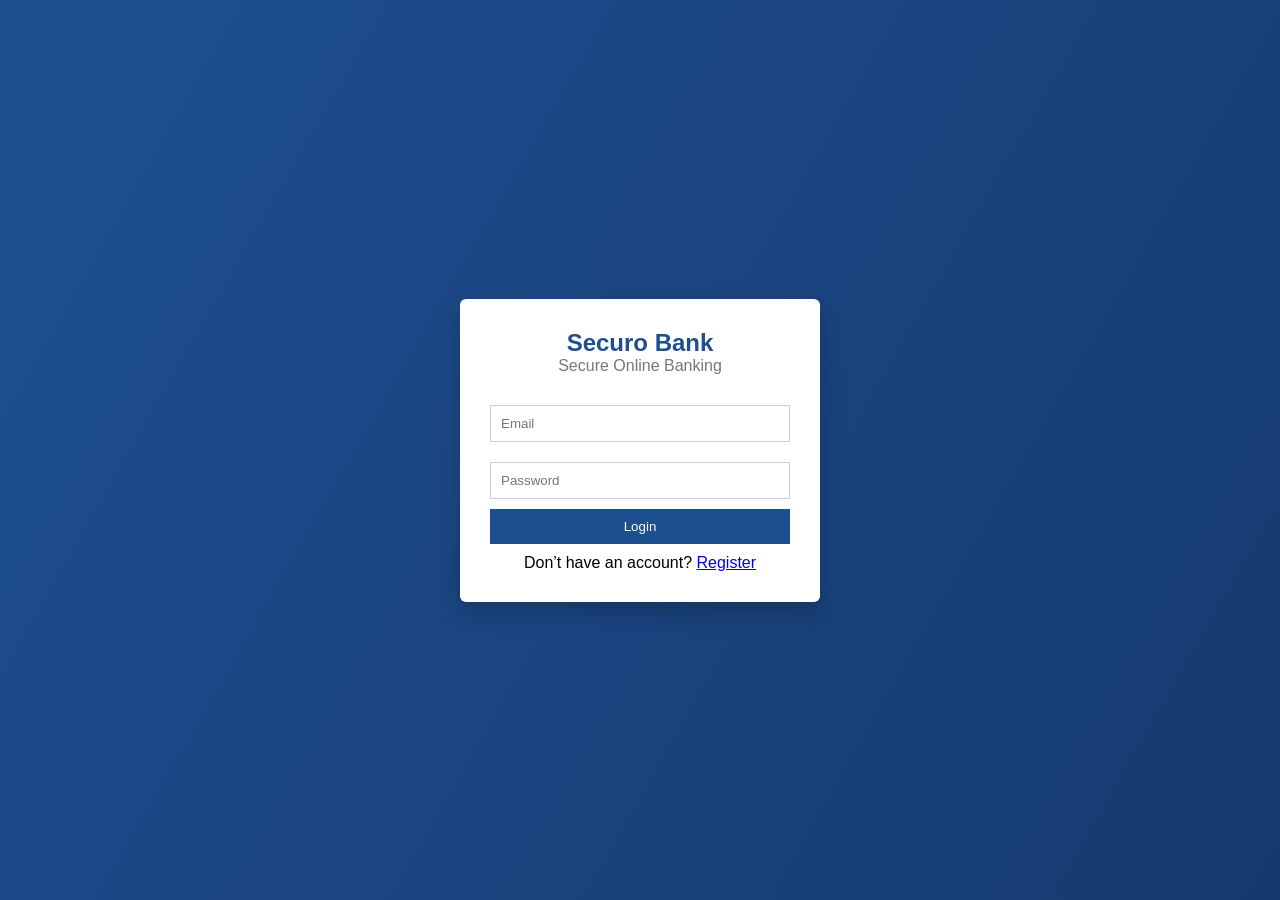
<file: index.html>
<!DOCTYPE html>
<html lang="en">
<head>
  <meta charset="UTF-8">
  <title>Securo Bank | Login</title>
  <link rel="stylesheet" href="css/style.css">
</head>
<body class="auth-body">

  <div class="auth-card">
    <h2>Securo Bank</h2>
    <p class="subtitle">Secure Online Banking</p>

    <input type="email" id="loginEmail" placeholder="Email">
    <input type="password" id="loginPassword" placeholder="Password">

    <button onclick="login()">Login</button>

    <p class="link">
      Don’t have an account? <a href="register.html">Register</a>
    </p>
  </div>

  <script src="js/auth.js"></script>
</body>
</html>
</file>
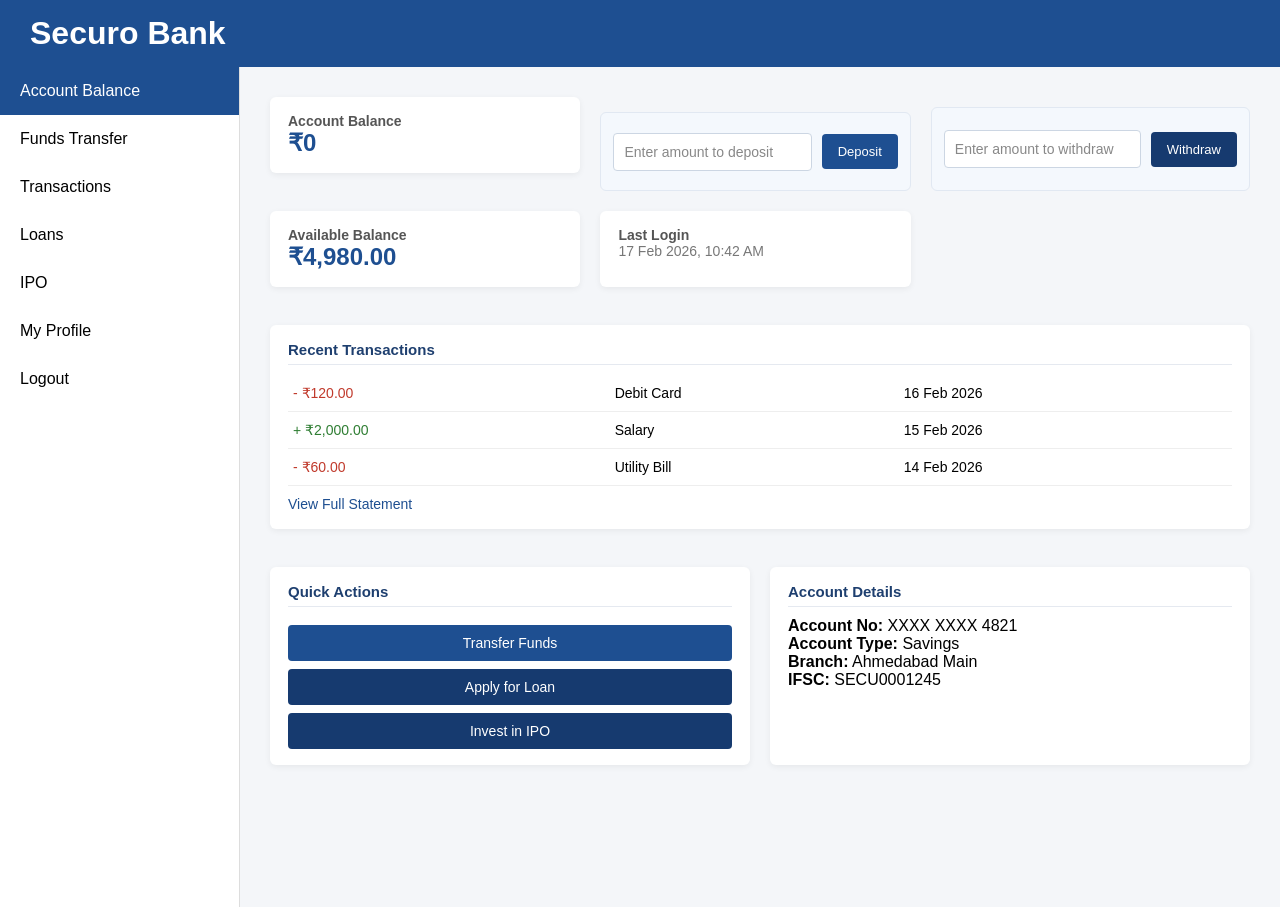
<file: dashboard.html>
<!DOCTYPE html>
<html lang="en">
<head>
  <meta charset="UTF-8">
  <title>Dashboard | Securo Bank</title>
  <link rel="stylesheet" href="css/style.css">
</head>
<body>

<header class="top-bar">
  <h1>Securo Bank</h1>
</header>

<div class="container">

  <!-- SIDEBAR -->
  <aside class="sidebar">
    <ul>
      <li class="active">Account Balance</li>
      <li onclick="location.href='transfer.html'">Funds Transfer</li>
      <li onclick="location.href='transactions.html'">Transactions</li>
      <li onclick="location.href='loans.html'">Loans</li>
      <li onclick="location.href='ipo.html'">IPO</li>
      <li onclick="location.href='profile.html'">My Profile</li>
      <li onclick="logout()">Logout</li>
    </ul>
  </aside>

  <!-- MAIN CONTENT -->
  <main class="main-content center-dashboard">

    <!-- TOP STATS -->
    <div class="stats-row">

      <div class="card stat-card">
        <h4>Account Balance</h4>
        <p class="stat-value" id=balance>₹0</p>
      </div>
      
      <div class="deposit-box">
        <input type="number" id="addAmount" placeholder="Enter amount to deposit">
        <button onclick="addFunds(Number(document.getElementById('addAmount').value))">
    Deposit
        </button>
      </div>

      <div class="withdraw-box">
        <input type="number" id="removeAmount" placeholder="Enter amount to withdraw">
        <button onclick="removeFunds(Number(document.getElementById('removeAmount').value))">
    Withdraw
        </button>
      </div>

      <div class="card stat-card">
        <h4>Available Balance</h4>
        <p class="stat-value">₹4,980.00</p>
      </div>

      <div class="card stat-card">
        <h4>Last Login</h4>
        <p class="stat-small">17 Feb 2026, 10:42 AM</p>
      </div>

    </div>

    <!-- RECENT TRANSACTIONS -->
    <div class="card full-width">
      <h3>Recent Transactions</h3>

      <table class="txn-table">
        <tr>
          <td class="debit">- ₹120.00</td>
          <td>Debit Card</td>
          <td>16 Feb 2026</td>
        </tr>
        <tr>
          <td class="credit">+ ₹2,000.00</td>
          <td>Salary</td>
          <td>15 Feb 2026</td>
        </tr>
        <tr>
          <td class="debit">- ₹60.00</td>
          <td>Utility Bill</td>
          <td>14 Feb 2026</td>
        </tr>
      </table>

      <a class="view-link" href="transactions.html">View Full Statement</a>
    </div>

    <!-- BOTTOM ROW -->
    <div class="bottom-row">

      <div class="card">
        <h3>Quick Actions</h3>
        <button class="action-btn" onclick="location.href='transfer.html'">Transfer Funds</button>
        <button class="action-btn secondary">Apply for Loan</button>
        <button class="action-btn secondary">Invest in IPO</button>
      </div>

      <div class="card">
        <h3>Account Details</h3>
        <p><strong>Account No:</strong> XXXX XXXX 4821</p>
        <p><strong>Account Type:</strong> Savings</p>
        <p><strong>Branch:</strong> Ahmedabad Main</p>
        <p><strong>IFSC:</strong> SECU0001245</p>
      </div>

    </div>

  </main>

</div>
<script src="js/bank.js"></script>
<script>
function logout() {
  alert("Logged out successfully");
  window.location.href = "index.html";
}
</script>

</body>
</html>
</file>
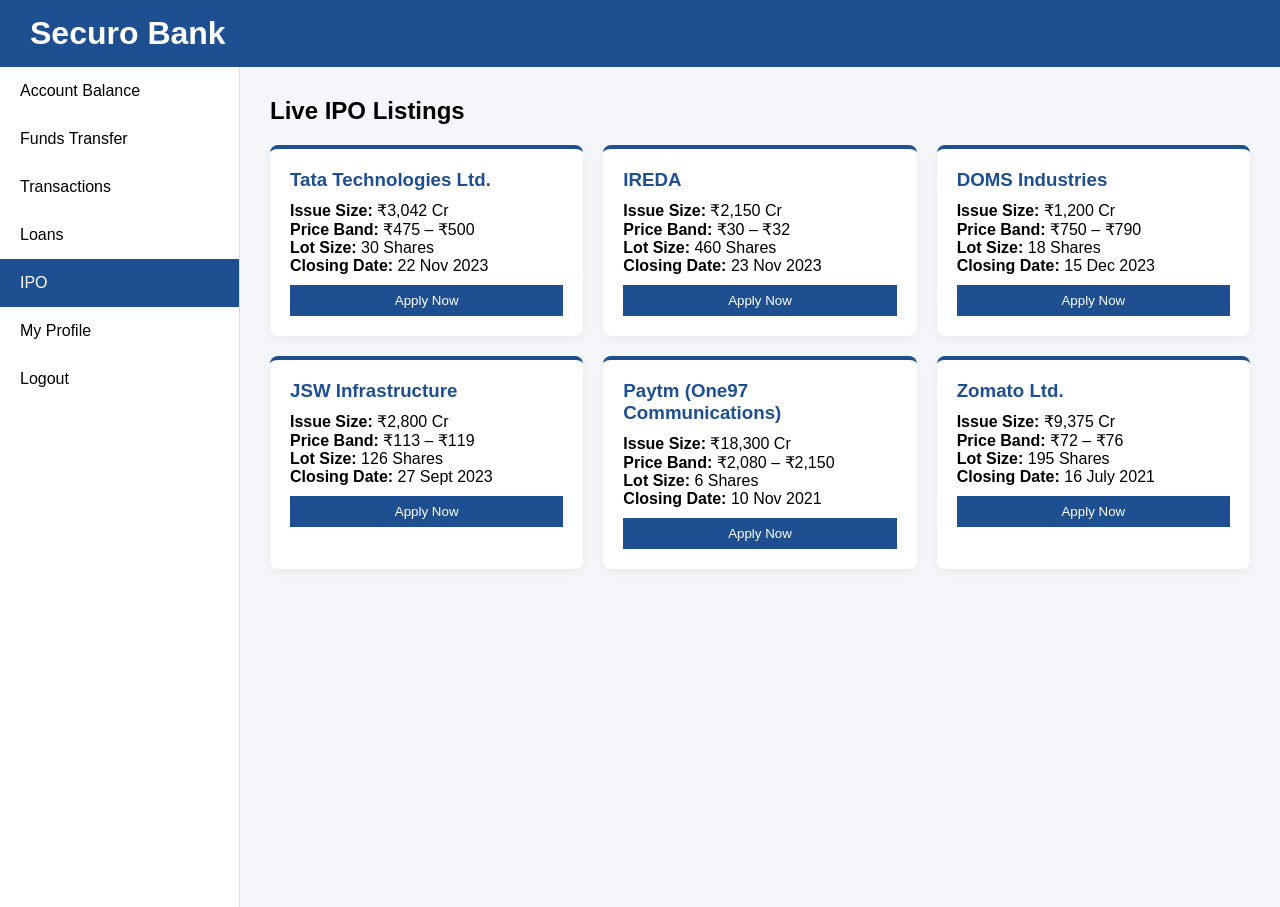
<file: ipo.html>
<!DOCTYPE html>
<html>
<head>
  <title>IPO Section</title>
  <link rel="stylesheet" href="css/style.css">
  <script defer src="js/ipo.js"></script>
</head>
<body>

<header class="top-bar">
  <h1>Securo Bank</h1>
</header>

<div class="container">

  <aside class="sidebar">
    <ul>
      <li onclick="location.href='dashboard.html'">Account Balance</li>
      <li onclick="location.href='transfer.html'">Funds Transfer</li>
      <li onclick="location.href='transactions.html'">Transactions</li>
      <li onclick="location.href='loans.html'">Loans</li>
      <li class="active">IPO</li>
      <li onclick="location.href='profile.html'">My Profile</li>
      <li onclick="logout()">Logout</li>
    </ul>
  </aside>

  <main class="main-content">
    <h2>Live IPO Listings</h2>

    <div class="ipo-grid">

      <!-- IPO CARD 1 -->
      <div class="ipo-card">
        <h3>Tata Technologies Ltd.</h3>
        <p><strong>Issue Size:</strong> ₹3,042 Cr</p>
        <p><strong>Price Band:</strong> ₹475 – ₹500</p>
        <p><strong>Lot Size:</strong> 30 Shares</p>
        <p><strong>Closing Date:</strong> 22 Nov 2023</p>
        <button onclick="applyIPO('Tata Technologies Ltd.')">
          Apply Now
        </button>
      </div>

      <!-- IPO CARD 2 -->
      <div class="ipo-card">
        <h3>IREDA</h3>
        <p><strong>Issue Size:</strong> ₹2,150 Cr</p>
        <p><strong>Price Band:</strong> ₹30 – ₹32</p>
        <p><strong>Lot Size:</strong> 460 Shares</p>
        <p><strong>Closing Date:</strong> 23 Nov 2023</p>
        <button onclick="applyIPO('IREDA')">
          Apply Now
        </button>
      </div>

      <!-- IPO CARD 3 -->
      <div class="ipo-card">
        <h3>DOMS Industries</h3>
        <p><strong>Issue Size:</strong> ₹1,200 Cr</p>
        <p><strong>Price Band:</strong> ₹750 – ₹790</p>
        <p><strong>Lot Size:</strong> 18 Shares</p>
        <p><strong>Closing Date:</strong> 15 Dec 2023</p>
        <button onclick="applyIPO('DOMS Industries')">
          Apply Now
        </button>
      </div>

      <!-- IPO CARD 4 -->
      <div class="ipo-card">
        <h3>JSW Infrastructure</h3>
        <p><strong>Issue Size:</strong> ₹2,800 Cr</p>
        <p><strong>Price Band:</strong> ₹113 – ₹119</p>
        <p><strong>Lot Size:</strong> 126 Shares</p>
        <p><strong>Closing Date:</strong> 27 Sept 2023</p>
        <button onclick="applyIPO('JSW Infrastructure')">
          Apply Now
        </button>
      </div>

      <!-- IPO CARD 5 -->
      <div class="ipo-card">
        <h3>Paytm (One97 Communications)</h3>
        <p><strong>Issue Size:</strong> ₹18,300 Cr</p>
        <p><strong>Price Band:</strong> ₹2,080 – ₹2,150</p>
        <p><strong>Lot Size:</strong> 6 Shares</p>
        <p><strong>Closing Date:</strong> 10 Nov 2021</p>
        <button onclick="applyIPO('Paytm')">
          Apply Now
        </button>
      </div>

      <!-- IPO CARD 6 -->
      <div class="ipo-card">
        <h3>Zomato Ltd.</h3>
        <p><strong>Issue Size:</strong> ₹9,375 Cr</p>
        <p><strong>Price Band:</strong> ₹72 – ₹76</p>
        <p><strong>Lot Size:</strong> 195 Shares</p>
        <p><strong>Closing Date:</strong> 16 July 2021</p>
        <button onclick="applyIPO('Zomato Ltd.')">
          Apply Now
        </button>
      </div>

    </div>

    <p id="ipoMessage" class="success-msg"></p>

  </main>

</div>

</body>
</html>
</file>
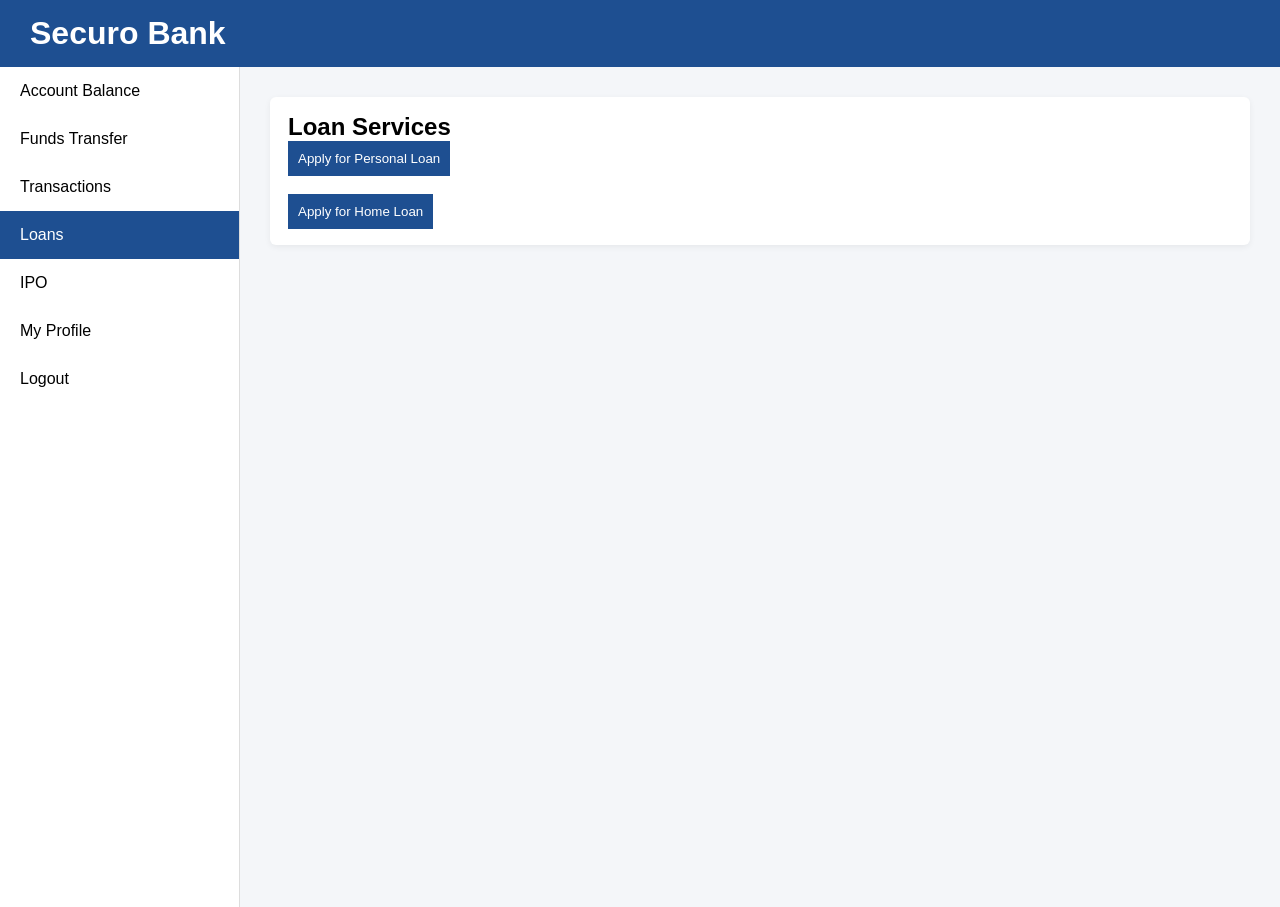
<file: loans.html>
<!DOCTYPE html>
<html>
<head>
  <title>Loans</title>
  <link rel="stylesheet" href="css/style.css">
</head>
<body>

<header class="top-bar"><h1>Securo Bank</h1></header>

<div class="container">
  <aside class="sidebar">
    <ul>
      <li onclick="location.href='dashboard.html'">Account Balance</li>
      <li onclick="location.href='transfer.html'">Funds Transfer</li>
      <li onclick="location.href='transactions.html'">Transactions</li>
      <li class="active">Loans</li>
      <li onclick="location.href='ipo.html'">IPO</li>
      <li onclick="location.href='profile.html'">My Profile</li>
      <li onclick="logout()">Logout</li>
    </ul>
  </aside>

  <main class="main-content">
    <div class="card">
      <h2>Loan Services</h2>
      <button class="primary-btn">Apply for Personal Loan</button><br><br>
      <button class="primary-btn">Apply for Home Loan</button>
    </div>
  </main>
</div>

<script src="js/auth.js"></script>
</body>
</html>
</file>
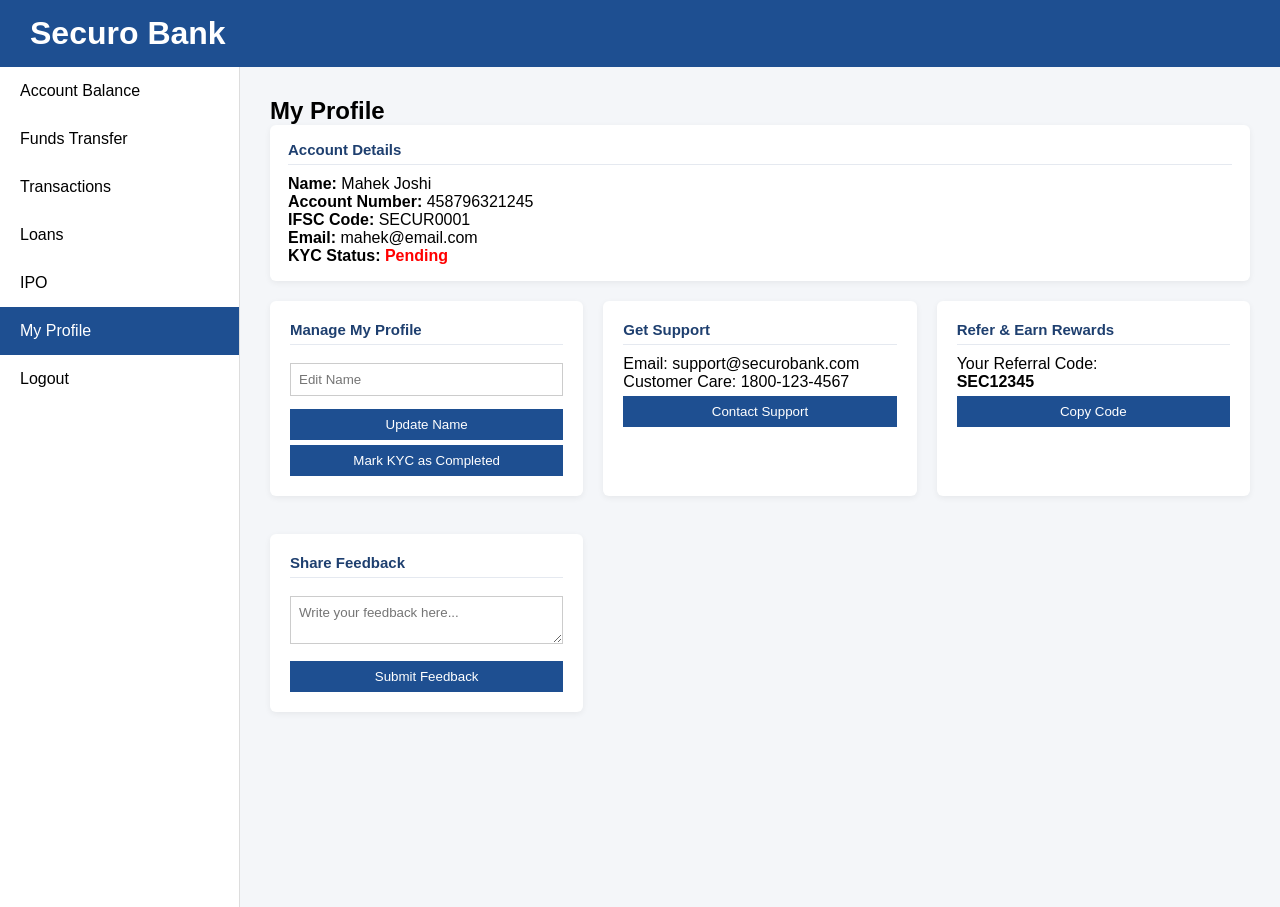
<file: profile.html>
<!DOCTYPE html>
<html>
<head>
  <title>My Profile</title>
  <link rel="stylesheet" href="css/style.css">
  <script defer src="js/profile.js"></script>
</head>
<body>

<header class="top-bar">
  <h1>Securo Bank</h1>
</header>

<div class="container">

  <aside class="sidebar">
    <ul>
      <li onclick="location.href='dashboard.html'">Account Balance</li>
      <li onclick="location.href='transfer.html'">Funds Transfer</li>
      <li onclick="location.href='transactions.html'">Transactions</li>
      <li onclick="location.href='loans.html'">Loans</li>
      <li onclick="location.href='ipo.html'">IPO</li>
      <li class="active">My Profile</li>
      <li onclick="logout()">Logout</li>
    </ul>
  </aside>

  <main class="main-content">
    <h2>My Profile</h2>

    <!-- Account Details -->
    <div class="card profile-card">
      <h3>Account Details</h3>
      <p><strong>Name:</strong> <span id="userName">Mahek Joshi</span></p>
      <p><strong>Account Number:</strong> 458796321245</p>
      <p><strong>IFSC Code:</strong> SECUR0001</p>
      <p><strong>Email:</strong> mahek@email.com</p>
      <p><strong>KYC Status:</strong> 
        <span id="kycStatus" class="kyc-badge">Pending</span>
      </p>
    </div>

    <!-- Options Section -->
    <div class="profile-options">

      <!-- Manage Profile -->
      <div class="card option-card">
        <h3>Manage My Profile</h3>
        <input type="text" id="editName" placeholder="Edit Name">
        <button onclick="updateName()">Update Name</button>
        <button onclick="updateKYC()">Mark KYC as Completed</button>
      </div>

      <!-- Get Support -->
      <div class="card option-card">
        <h3>Get Support</h3>
        <p>Email: support@securobank.com</p>
        <p>Customer Care: 1800-123-4567</p>
        <button onclick="contactSupport()">Contact Support</button>
      </div>

      <!-- Refer & Earn -->
      <div class="card option-card">
        <h3>Refer & Earn Rewards</h3>
        <p>Your Referral Code:</p>
        <h4 id="refCode">SEC12345</h4>
        <button onclick="copyReferral()">Copy Code</button>
      </div>

      <!-- Feedback -->
      <div class="card option-card">
        <h3>Share Feedback</h3>
        <textarea id="feedbackText" placeholder="Write your feedback here..."></textarea>
        <button onclick="submitFeedback()">Submit Feedback</button>
      </div>

    </div>

    <p id="profileMessage" class="success-msg"></p>

  </main>

</div>

</body>
</html>
</file>
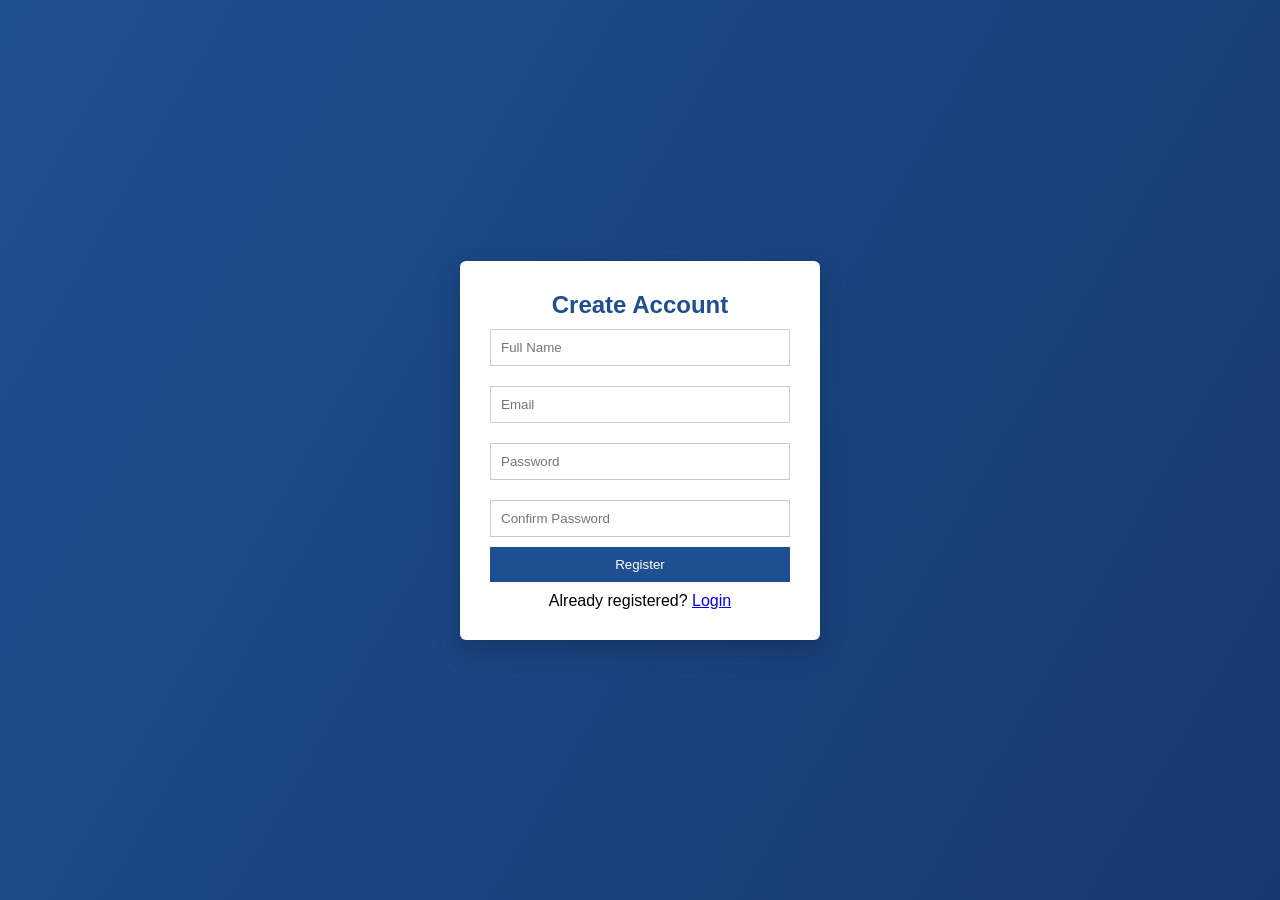
<file: register.html>
<!DOCTYPE html>
<html lang="en">
<head>
  <meta charset="UTF-8">
  <title>Register | Securo Bank</title>
  <link rel="stylesheet" href="css/style.css">
</head>
<body class="auth-body">

  <div class="auth-card">
    <h2>Create Account</h2>

    <input type="text" id="name" placeholder="Full Name">
    <input type="email" id="email" placeholder="Email">
    <input type="password" id="password" placeholder="Password">
    <input type="password" id="confirmPassword" placeholder="Confirm Password">

    <button onclick="register()">Register</button>

    <p class="link">
      Already registered? <a href="index.html">Login</a>
    </p>
  </div>

  <script src="js/auth.js"></script>
</body>
</html>
</file>
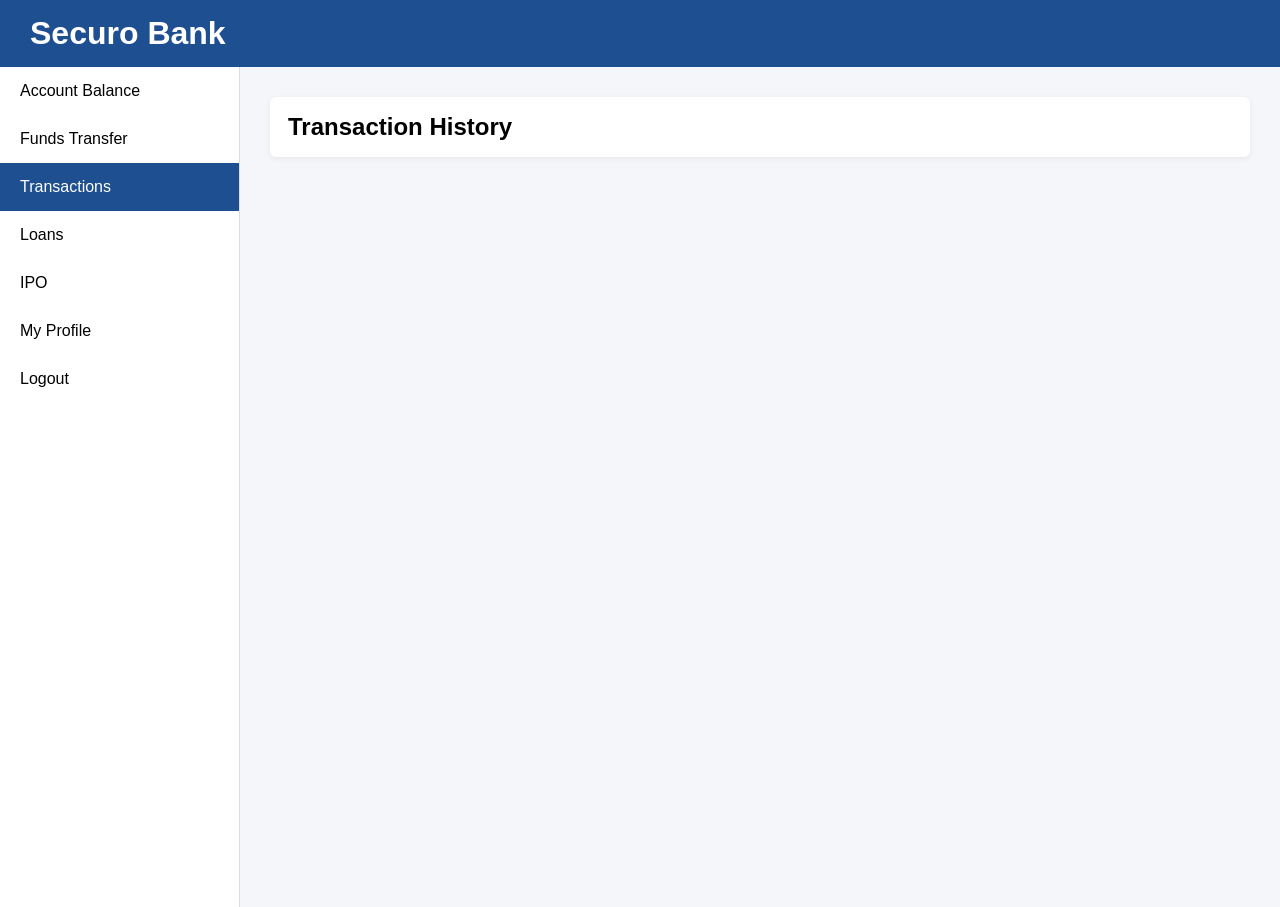
<file: transactions.html>
<!DOCTYPE html>
<html>
<head>
  <title>Transactions</title>
  <link rel="stylesheet" href="css/style.css">
</head>
<body>

<header class="top-bar"><h1>Securo Bank</h1></header>

<div class="container">
  <aside class="sidebar">
    <ul>
      <li onclick="location.href='dashboard.html'">Account Balance</li>
      <li onclick="location.href='transfer.html'">Funds Transfer</li>
      <li class="active">Transactions</li>
      <li onclick="location.href='loans.html'">Loans</li>
      <li onclick="location.href='ipo.html'">IPO</li>
      <li onclick="location.href='profile.html'">My Profile</li>
      <li onclick="logout()">Logout</li>
    </ul>
  </aside>

  <main class="main-content">
    <div class="card">
      <h2>Transaction History</h2>

      <!-- 🔥 REAL SYSTEM CONTAINER -->
      <div id="transactionHistory" class="transactions"></div>

    </div>
  </main>
</div>

<script src="js/auth.js"></script>

<!-- 🩸 BANK SYSTEM CORE -->
<script src="js/bank.js"></script>

</body>
</html>
</file>
<file: css/style.css>
* {
  margin: 0;
  padding: 0;
  box-sizing: border-box;
  font-family: "Segoe UI", sans-serif;
}

body {
  background: #f4f6f9;
}

/* AUTH PAGES */
.auth-body {
  height: 100vh;
  display: flex;
  justify-content: center;
  align-items: center;
  background: linear-gradient(120deg, #1e4f91, #163a6f);
}

.auth-card {
  background: white;
  width: 360px;
  padding: 30px;
  border-radius: 6px;
  box-shadow: 0 10px 25px rgba(0,0,0,0.2);
}

.auth-card h2 {
  text-align: center;
  color: #1e4f91;
}

.subtitle {
  text-align: center;
  margin-bottom: 20px;
  color: #777;
}

.auth-card input {
  width: 100%;
  padding: 10px;
  margin: 10px 0;
  border: 1px solid #ccc;
}

.auth-card button {
  width: 100%;
  padding: 10px;
  background: #1e4f91;
  color: white;
  border: none;
  cursor: pointer;
}

.link {
  text-align: center;
  margin-top: 10px;
}

/* DASHBOARD */
.top-bar {
  background: #1e4f91;
  color: white;
  padding: 15px 30px;
}

.container {
	display: flex;
  min-height: calc(100vh - 60px);
}

.sidebar {
  width: 240px;
  background: #ffffff;
  border-right: 1px solid #ddd;
}

.sidebar ul {
  list-style: none;
}

.sidebar li {
  padding: 15px 20px;
  cursor: pointer;
}

.sidebar li.active,
.sidebar li:hover {
  background: #1e4f91;
  color: white;
}

.main-content {
  flex: 1;
  padding: 30px;
  background: #f4f6f9;
}

.register-section {
  flex: 2;
  background: white;
  padding: 20px;
  margin-right: 20px;
}

.register-section input {
  width: 100%;
  padding: 10px;
  margin: 10px 0;
}

.primary-btn {
  background: #1e4f91;
  color: white;
  padding: 10px;
  border: none;
}

.right-panel {
  flex: 1;
}

.card {
  background: white;
  padding: 15px;
  margin-bottom: 15px;
}

.balance {
  font-size: 22px;
  font-weight: bold;
  color: #1e4f91;
}

.transactions li {
  list-style: none;
  margin: 8px 0;
}

.transactions .credit {
  color: green;
}

.actions button {
  width: 100%;
  padding: 8px;
  margin-top: 8px;
  border: none;
  background: #1e4f91;
  color: white;
}
/* RIGHT DASHBOARD PANEL */
.right-panel {
  width: 300px;
}

/* CARD */
.card {
  background: #ffffff;
  padding: 16px 18px;
  border-radius: 6px;
  margin-bottom: 18px;
  box-shadow: 0 2px 6px rgba(0,0,0,0.06);
}

.card h3 {
  font-size: 15px;
  margin-bottom: 10px;
  color: #1e3f6f;
  border-bottom: 1px solid #e5e9f0;
  padding-bottom: 6px;
}

/* BALANCE */
.balance-amount {
  font-size: 22px;
  font-weight: 600;
  color: #1e4f91;
}

/* TRANSACTIONS */
.txn-list {
  list-style: none;
}

.txn-list li {
  display: flex;
  justify-content: space-between;
  margin: 8px 0;
  font-size: 14px;
}

.txn-list small {
  color: #777;
}

.txn-debit {
  color: #c0392b;
  font-weight: 500;
}

.txn-credit {
  color: #2e7d32;
  font-weight: 500;
}

/* ACTION BUTTONS */
.action-btn {
  width: 100%;
  padding: 10px;
  margin-top: 8px;
  background: #1e4f91;
  color: white;
  border: none;
  border-radius: 4px;
  cursor: pointer;
  font-size: 14px;
}

.action-btn.secondary {
  background: #163a6f;
}

.action-btn:hover {
  opacity: 0.95;
}
/* CENTER DASHBOARD */
.center-dashboard {
  width: 100%;
  max-width: 1100px;
  margin: 0 auto;
  display: flex;
  flex-direction: column;
  gap: 20px;
}

/* TOP STATS */
.stats-row {
  display: grid;
  grid-template-columns: repeat(3, 1fr);
  gap: 20px;
}

.stat-card h4 {
  font-size: 14px;
  color: #555;
}

.stat-value {
  font-size: 24px;
  font-weight: 600;
  color: #1e4f91;
}

.stat-small {
  font-size: 14px;
  color: #777;
}

/* FULL WIDTH CARD */
.full-width {
  width: 100%;
}

/* TRANSACTION TABLE */
.txn-table {
  width: 100%;
  border-collapse: collapse;
  margin-top: 10px;
}

.txn-table td {
  padding: 10px 5px;
  border-bottom: 1px solid #eee;
  font-size: 14px;
}

.debit {
  color: #c0392b;
  font-weight: 500;
}

.credit {
  color: #2e7d32;
  font-weight: 500;
}

.view-link {
  display: inline-block;
  margin-top: 10px;
  color: #1e4f91;
  font-size: 14px;
  text-decoration: none;
}

/* BOTTOM ROW */
.bottom-row {
  display: grid;
  grid-template-columns: 1fr 1fr;
  gap: 20px;
}
.transfer-form {
  max-width: 700px;
  margin: 0 auto;
}

.form-row {
  margin-bottom: 15px;
  display: flex;
  flex-direction: column;
}

.form-row label {
  font-size: 14px;
  margin-bottom: 6px;
}

.form-row input,
.form-row select {
  padding: 10px;
  border: 1px solid #ccc;
  border-radius: 4px;
}

.form-actions {
  display: flex;
  gap: 15px;
  margin-top: 20px;
}
.transfer-card {
  width: 450px;
}

.balance-box {
  background: #eaf1fb;
  padding: 10px;
  margin-bottom: 15px;
  border-left: 4px solid #1e4f91;
  font-weight: bold;
}

.transfer-card input,
.transfer-card textarea {
  width: 100%;
  padding: 10px;
  margin: 8px 0;
  border: 1px solid #ccc;
}

.transfer-card textarea {
  resize: none;
  height: 70px;
}

.transfer-card button {
  width: 100%;
  padding: 10px;
  background: #1e4f91;
  color: white;
  border: none;
  cursor: pointer;
}

.transfer-card button:hover {
  background: #163a6f;
}

.success-msg {
  margin-top: 10px;
  color: green;
  font-weight: bold;
}
.ipo-grid {
  display: grid;
  grid-template-columns: repeat(auto-fit, minmax(260px, 1fr));
  gap: 20px;
  margin-top: 20px;
}

.ipo-card {
  background: white;
  padding: 20px;
  border-radius: 8px;
  box-shadow: 0 4px 10px rgba(0,0,0,0.05);
  border-top: 4px solid #1e4f91;
  transition: 0.3s;
}

.ipo-card:hover {
  transform: translateY(-5px);
}

.ipo-card h3 {
  margin-bottom: 10px;
  color: #1e4f91;
}

.ipo-card button {
  margin-top: 10px;
  width: 100%;
  padding: 8px;
  background: #1e4f91;
  color: white;
  border: none;
  cursor: pointer;
}

.ipo-card button:hover {
  background: #163a6f;
}
.profile-card {
  margin-bottom: 20px;
}

.profile-options {
  display: grid;
  grid-template-columns: repeat(auto-fit, minmax(280px, 1fr));
  gap: 20px;
}

.option-card {
  padding: 20px;
}

.option-card input,
.option-card textarea {
  width: 100%;
  padding: 8px;
  margin: 8px 0;
  border: 1px solid #ccc;
}

.option-card button {
  width: 100%;
  padding: 8px;
  background: #1e4f91;
  color: white;
  border: none;
  cursor: pointer;
  margin-top: 5px;
}

.option-card button:hover {
  background: #163a6f;
}

.kyc-badge {
  color: red;
  font-weight: bold;
}
/* ===== DEPOSIT SYSTEM (BLENDED STYLE) ===== */

.deposit-box{
  margin-top: 15px;
  padding: 12px;
  background: #f4f8fd;                 /* soft blue-white */
  border: 1px solid #e1e8f2;
  border-radius: 6px;
  display: flex;
  gap: 10px;
  align-items: center;
}

.deposit-box input{
  flex: 1;
  padding: 10px;
  border: 1px solid #ccd6e3;
  border-radius: 4px;
  font-size: 14px;
  background: #ffffff;
  color: #333;
}

.deposit-box input::placeholder{
  color: #888;
}

.deposit-box input:focus{
  outline: none;
  border-color: #1e4f91;
  box-shadow: 0 0 0 2px rgba(30,79,145,0.15);
}

.deposit-box button{
  padding: 10px 16px;
  background: #1e4f91;
  color: white;
  border: none;
  border-radius: 4px;
  cursor: pointer;
  font-size: 13px;
  font-weight: 500;
  transition: 0.2s ease;
  white-space: nowrap;
}

.deposit-box button:hover{
  background: #163a6f;
}

/* ===== WITHDRAW SYSTEM (BLENDED STYLE) ===== */

.withdraw-box{
  margin-top: 10px;
  padding: 12px;
  background: #f4f8fd;                 /* same soft blue-white */
  border: 1px solid #e1e8f2;
  border-radius: 6px;
  display: flex;
  gap: 10px;
  align-items: center;
}

.withdraw-box input{
  flex: 1;
  padding: 10px;
  border: 1px solid #ccd6e3;
  border-radius: 4px;
  font-size: 14px;
  background: #ffffff;
  color: #333;
}

.withdraw-box input::placeholder{
  color: #888;
}

.withdraw-box input:focus{
  outline: none;
  border-color: #1e4f91;
  box-shadow: 0 0 0 2px rgba(30,79,145,0.15);
}

.withdraw-box button{
  padding: 10px 16px;
  background: #163a6f;      /* darker blue than deposit */
  color: white;
  border: none;
  border-radius: 4px;
  cursor: pointer;
  font-size: 13px;
  font-weight: 500;
  transition: 0.2s ease;
  white-space: nowrap;
}

.withdraw-box button:hover{
  background: #0f2f5a;
}
</file>
